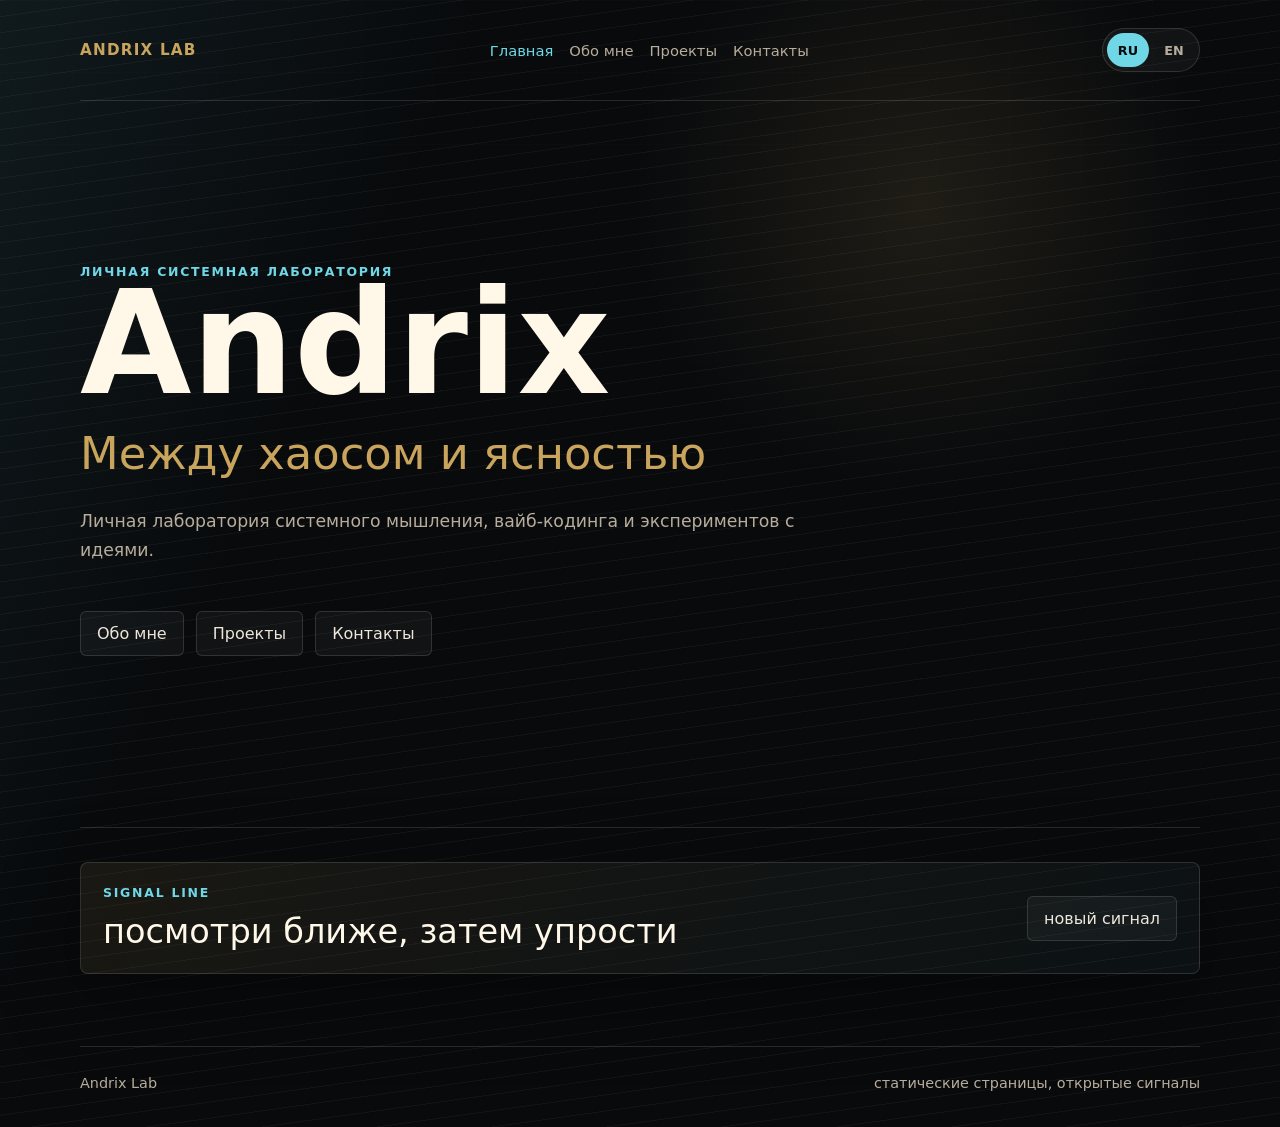
<file: index.html>
<!doctype html>
<html lang="ru" data-lang="ru">
  <head>
    <meta charset="utf-8">
    <meta name="viewport" content="width=device-width, initial-scale=1">
    <meta name="description" content="Andrix Lab: personal lab for systems thinking, vibe coding, and experiments with ideas.">
    <title>Andrix Lab - Home</title>
    <link rel="stylesheet" href="styles.css">
    <script src="script.js" defer></script>
  </head>
  <body>
    <header class="site-header">
      <a class="brand" href="index.html">Andrix Lab</a>
      <nav class="site-nav" aria-label="Main navigation">
        <a href="index.html" aria-current="page" data-i18n data-ru="Главная" data-en="Home">Главная</a>
        <a href="about.html" data-i18n data-ru="Обо мне" data-en="About">Обо мне</a>
        <a href="projects.html" data-i18n data-ru="Проекты" data-en="Projects">Проекты</a>
        <a href="contacts.html" data-i18n data-ru="Контакты" data-en="Contacts">Контакты</a>
      </nav>
      <div class="language-switch" aria-label="Language switch">
        <button class="language-button is-active" type="button" data-lang-button="ru">RU</button>
        <button class="language-button" type="button" data-lang-button="en">EN</button>
      </div>
    </header>

    <main>
      <section class="hero">
        <div class="eyebrow" data-i18n data-ru="личная системная лаборатория" data-en="personal systems laboratory">личная системная лаборатория</div>
        <h1>Andrix</h1>
        <p class="lead" data-i18n data-ru="Между хаосом и ясностью" data-en="Between chaos and clarity">Между хаосом и ясностью</p>
        <p class="intro-text" data-i18n data-ru="Личная лаборатория системного мышления, вайб-кодинга и экспериментов с идеями." data-en="A personal lab for systems thinking, vibe coding, and experiments with ideas.">Личная лаборатория системного мышления, вайб-кодинга и экспериментов с идеями.</p>
        <div class="hero-actions" aria-label="Main sections">
          <a class="button" href="about.html" data-i18n data-ru="Обо мне" data-en="About">Обо мне</a>
          <a class="button" href="projects.html" data-i18n data-ru="Проекты" data-en="Projects">Проекты</a>
          <a class="button" href="contacts.html" data-i18n data-ru="Контакты" data-en="Contacts">Контакты</a>
        </div>
      </section>

      <section class="signal-panel" aria-labelledby="signal-title">
        <div>
          <p class="section-kicker" id="signal-title">signal line</p>
          <p class="signal-line" id="signalLine">the signal is below the surface</p>
        </div>
        <button class="signal-button" id="signalButton" type="button" data-i18n data-ru="новый сигнал" data-en="new signal">новый сигнал</button>
      </section>
    </main>

    <footer class="site-footer">
      <span>Andrix Lab</span>
      <span data-i18n data-ru="статические страницы, открытые сигналы" data-en="static pages, open signals">статические страницы, открытые сигналы</span>
    </footer>
  </body>
</html>
</file>
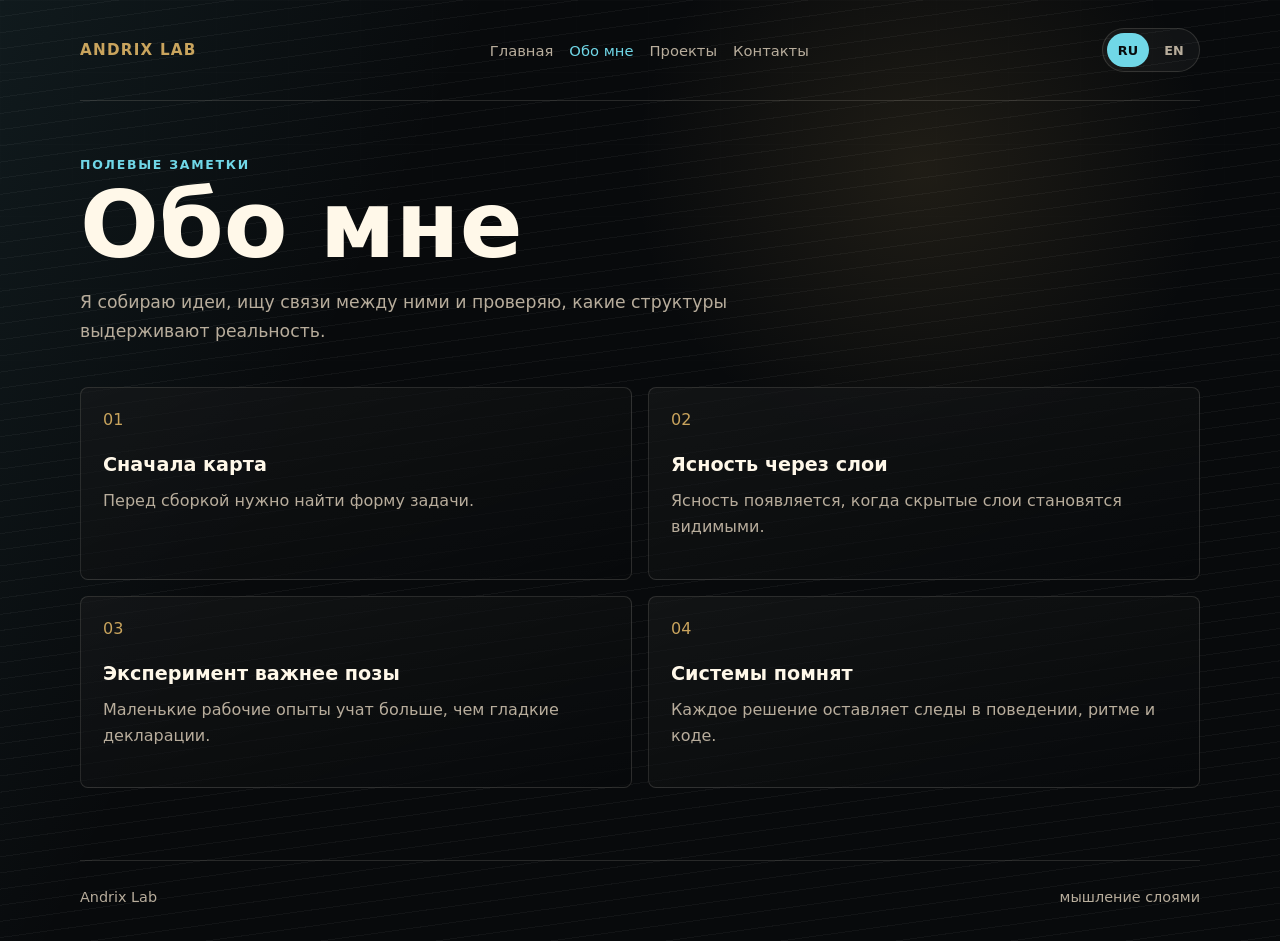
<file: about.html>
<!doctype html>
<html lang="ru" data-lang="ru">
  <head>
    <meta charset="utf-8">
    <meta name="viewport" content="width=device-width, initial-scale=1">
    <meta name="description" content="About Andrix Lab: a creative space for thinking, analysis, structures, and experiments.">
    <title>Andrix Lab - About</title>
    <link rel="stylesheet" href="styles.css">
  </head>
  <body>
    <header class="site-header">
      <a class="brand" href="index.html">Andrix Lab</a>
      <nav class="site-nav" aria-label="Main navigation">
        <a href="index.html" data-i18n data-ru="Главная" data-en="Home">Главная</a>
        <a href="about.html" aria-current="page" data-i18n data-ru="Обо мне" data-en="About">Обо мне</a>
        <a href="projects.html" data-i18n data-ru="Проекты" data-en="Projects">Проекты</a>
        <a href="contacts.html" data-i18n data-ru="Контакты" data-en="Contacts">Контакты</a>
      </nav>
      <div class="language-switch" aria-label="Language switch">
        <button class="language-button is-active" type="button" data-lang-button="ru">RU</button>
        <button class="language-button" type="button" data-lang-button="en">EN</button>
      </div>
    </header>

    <main class="page">
      <section class="page-heading">
        <p class="section-kicker" data-i18n data-ru="полевые заметки" data-en="field notes">полевые заметки</p>
        <h1 data-i18n data-ru="Обо мне" data-en="About">Обо мне</h1>
        <p class="intro-text" data-i18n data-ru="Я собираю идеи, ищу связи между ними и проверяю, какие структуры выдерживают реальность." data-en="I collect ideas, look for relations between them, and test which structures survive contact with reality.">Я собираю идеи, ищу связи между ними и проверяю, какие структуры выдерживают реальность.</p>
      </section>

      <section class="principles" aria-label="Principles">
        <article>
          <span>01</span>
          <h2 data-i18n data-ru="Сначала карта" data-en="Map first">Сначала карта</h2>
          <p data-i18n data-ru="Перед сборкой нужно найти форму задачи." data-en="Before building, find the shape of the problem.">Перед сборкой нужно найти форму задачи.</p>
        </article>
        <article>
          <span>02</span>
          <h2 data-i18n data-ru="Ясность через слои" data-en="Clarity through layers">Ясность через слои</h2>
          <p data-i18n data-ru="Ясность появляется, когда скрытые слои становятся видимыми." data-en="Clarity appears when the hidden layers become visible.">Ясность появляется, когда скрытые слои становятся видимыми.</p>
        </article>
        <article>
          <span>03</span>
          <h2 data-i18n data-ru="Эксперимент важнее позы" data-en="Experiment over posture">Эксперимент важнее позы</h2>
          <p data-i18n data-ru="Маленькие рабочие опыты учат больше, чем гладкие декларации." data-en="Small working experiments teach more than polished declarations.">Маленькие рабочие опыты учат больше, чем гладкие декларации.</p>
        </article>
        <article>
          <span>04</span>
          <h2 data-i18n data-ru="Системы помнят" data-en="Systems remember">Системы помнят</h2>
          <p data-i18n data-ru="Каждое решение оставляет следы в поведении, ритме и коде." data-en="Every decision leaves traces in behavior, rhythm, and code.">Каждое решение оставляет следы в поведении, ритме и коде.</p>
        </article>
      </section>
    </main>

    <footer class="site-footer">
      <span>Andrix Lab</span>
      <span data-i18n data-ru="мышление слоями" data-en="thinking in layers">мышление слоями</span>
    </footer>
    <script src="script.js" defer></script>
  </body>
</html>
</file>
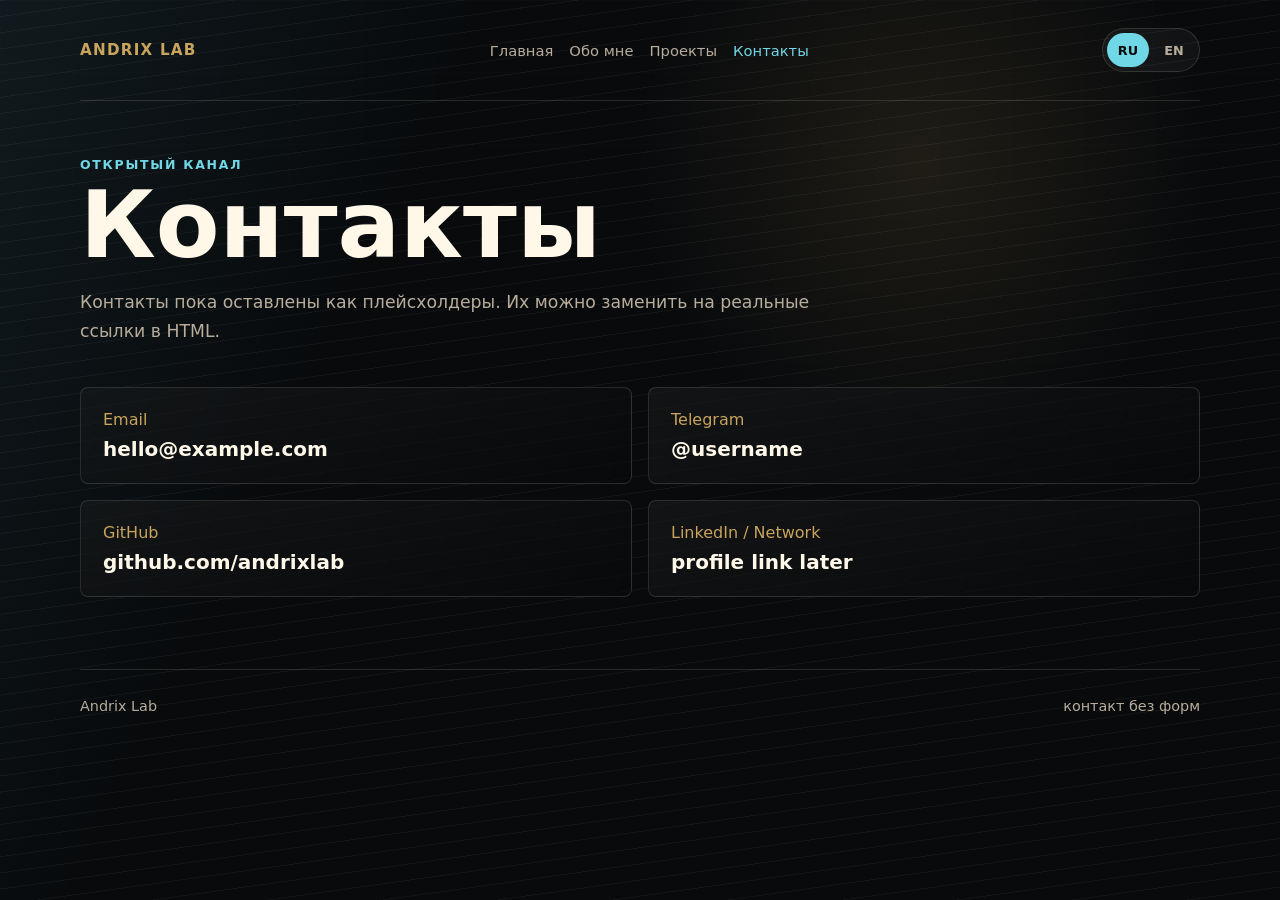
<file: contacts.html>
<!doctype html>
<html lang="ru" data-lang="ru">
  <head>
    <meta charset="utf-8">
    <meta name="viewport" content="width=device-width, initial-scale=1">
    <meta name="description" content="Contacts for Andrix Lab: email, Telegram, GitHub, and professional links.">
    <title>Andrix Lab - Contacts</title>
    <link rel="stylesheet" href="styles.css">
  </head>
  <body>
    <header class="site-header">
      <a class="brand" href="index.html">Andrix Lab</a>
      <nav class="site-nav" aria-label="Main navigation">
        <a href="index.html" data-i18n data-ru="Главная" data-en="Home">Главная</a>
        <a href="about.html" data-i18n data-ru="Обо мне" data-en="About">Обо мне</a>
        <a href="projects.html" data-i18n data-ru="Проекты" data-en="Projects">Проекты</a>
        <a href="contacts.html" aria-current="page" data-i18n data-ru="Контакты" data-en="Contacts">Контакты</a>
      </nav>
      <div class="language-switch" aria-label="Language switch">
        <button class="language-button is-active" type="button" data-lang-button="ru">RU</button>
        <button class="language-button" type="button" data-lang-button="en">EN</button>
      </div>
    </header>

    <main class="page">
      <section class="page-heading">
        <p class="section-kicker" data-i18n data-ru="открытый канал" data-en="open channel">открытый канал</p>
        <h1 data-i18n data-ru="Контакты" data-en="Contacts">Контакты</h1>
        <p class="intro-text" data-i18n data-ru="Контакты пока оставлены как плейсхолдеры. Их можно заменить на реальные ссылки в HTML." data-en="Contacts are placeholders for now. Replace them with real links directly in the HTML.">Контакты пока оставлены как плейсхолдеры. Их можно заменить на реальные ссылки в HTML.</p>
      </section>

      <section class="contact-list" aria-label="Contacts">
        <a href="mailto:hello@example.com">
          <span>Email</span>
          <strong>hello@example.com</strong>
        </a>
        <a href="https://t.me/username">
          <span>Telegram</span>
          <strong>@username</strong>
        </a>
        <a href="https://github.com/andrixlab">
          <span>GitHub</span>
          <strong>github.com/andrixlab</strong>
        </a>
        <a href="https://www.linkedin.com/">
          <span>LinkedIn / Network</span>
          <strong>profile link later</strong>
        </a>
      </section>
    </main>

    <footer class="site-footer">
      <span>Andrix Lab</span>
      <span data-i18n data-ru="контакт без форм" data-en="contact without forms">контакт без форм</span>
    </footer>
    <script src="script.js" defer></script>
  </body>
</html>
</file>
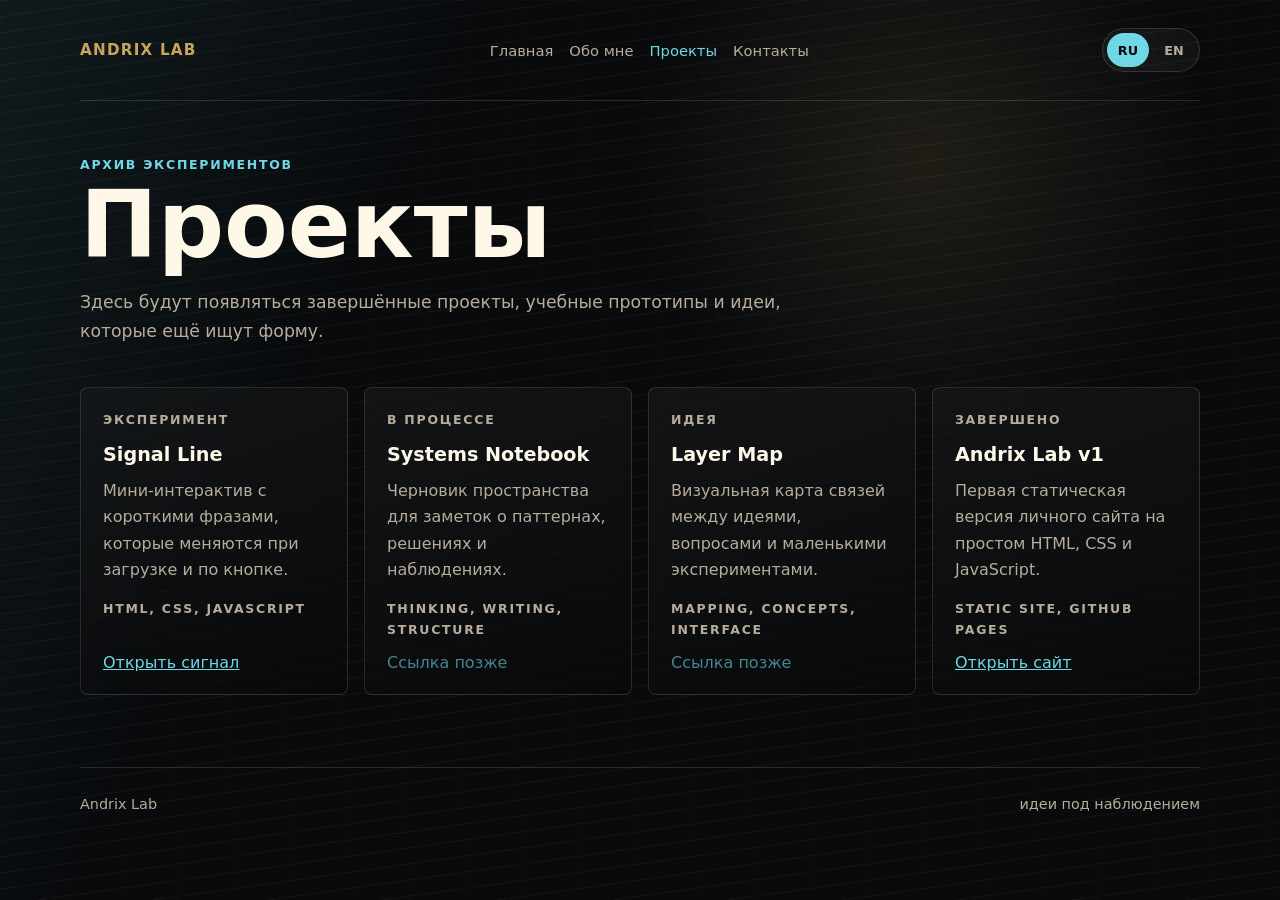
<file: projects.html>
<!doctype html>
<html lang="ru" data-lang="ru">
  <head>
    <meta charset="utf-8">
    <meta name="viewport" content="width=device-width, initial-scale=1">
    <meta name="description" content="Projects and experiments from Andrix Lab: finished works, learning prototypes, and ideas in progress.">
    <title>Andrix Lab - Projects</title>
    <link rel="stylesheet" href="styles.css">
  </head>
  <body>
    <header class="site-header">
      <a class="brand" href="index.html">Andrix Lab</a>
      <nav class="site-nav" aria-label="Main navigation">
        <a href="index.html" data-i18n data-ru="Главная" data-en="Home">Главная</a>
        <a href="about.html" data-i18n data-ru="Обо мне" data-en="About">Обо мне</a>
        <a href="projects.html" aria-current="page" data-i18n data-ru="Проекты" data-en="Projects">Проекты</a>
        <a href="contacts.html" data-i18n data-ru="Контакты" data-en="Contacts">Контакты</a>
      </nav>
      <div class="language-switch" aria-label="Language switch">
        <button class="language-button is-active" type="button" data-lang-button="ru">RU</button>
        <button class="language-button" type="button" data-lang-button="en">EN</button>
      </div>
    </header>

    <main class="page">
      <section class="page-heading">
        <p class="section-kicker" data-i18n data-ru="архив экспериментов" data-en="experiments archive">архив экспериментов</p>
        <h1 data-i18n data-ru="Проекты" data-en="Projects">Проекты</h1>
        <p class="intro-text" data-i18n data-ru="Здесь будут появляться завершённые проекты, учебные прототипы и идеи, которые ещё ищут форму." data-en="A place for completed work, learning prototypes, and ideas still searching for their form.">Здесь будут появляться завершённые проекты, учебные прототипы и идеи, которые ещё ищут форму.</p>
      </section>

      <section class="project-grid" aria-label="Project list">
        <article class="project-card">
          <p class="status" data-i18n data-ru="Эксперимент" data-en="Experiment">Эксперимент</p>
          <h2>Signal Line</h2>
          <p data-i18n data-ru="Мини-интерактив с короткими фразами, которые меняются при загрузке и по кнопке." data-en="A small interactive element with short phrases that change on load and by button.">Мини-интерактив с короткими фразами, которые меняются при загрузке и по кнопке.</p>
          <p class="tags">HTML, CSS, JavaScript</p>
          <a href="index.html#signal-title" data-i18n data-ru="Открыть сигнал" data-en="View signal">Открыть сигнал</a>
        </article>
        <article class="project-card">
          <p class="status" data-i18n data-ru="В процессе" data-en="In progress">В процессе</p>
          <h2>Systems Notebook</h2>
          <p data-i18n data-ru="Черновик пространства для заметок о паттернах, решениях и наблюдениях." data-en="A draft space for notes about patterns, decisions, and observations.">Черновик пространства для заметок о паттернах, решениях и наблюдениях.</p>
          <p class="tags">Thinking, writing, structure</p>
          <span class="muted-link" data-i18n data-ru="Ссылка позже" data-en="Link later">Ссылка позже</span>
        </article>
        <article class="project-card">
          <p class="status" data-i18n data-ru="Идея" data-en="Idea">Идея</p>
          <h2>Layer Map</h2>
          <p data-i18n data-ru="Визуальная карта связей между идеями, вопросами и маленькими экспериментами." data-en="A visual map of relations between ideas, questions, and small experiments.">Визуальная карта связей между идеями, вопросами и маленькими экспериментами.</p>
          <p class="tags">Mapping, concepts, interface</p>
          <span class="muted-link" data-i18n data-ru="Ссылка позже" data-en="Link later">Ссылка позже</span>
        </article>
        <article class="project-card">
          <p class="status" data-i18n data-ru="Завершено" data-en="Completed">Завершено</p>
          <h2>Andrix Lab v1</h2>
          <p data-i18n data-ru="Первая статическая версия личного сайта на простом HTML, CSS и JavaScript." data-en="The first static version of a personal site built with plain HTML, CSS, and JavaScript.">Первая статическая версия личного сайта на простом HTML, CSS и JavaScript.</p>
          <p class="tags">Static site, GitHub Pages</p>
          <a href="index.html" data-i18n data-ru="Открыть сайт" data-en="Open site">Открыть сайт</a>
        </article>
      </section>
    </main>

    <footer class="site-footer">
      <span>Andrix Lab</span>
      <span data-i18n data-ru="идеи под наблюдением" data-en="ideas under inspection">идеи под наблюдением</span>
    </footer>
    <script src="script.js" defer></script>
  </body>
</html>
</file>
<file: styles.css>
:root {
  color-scheme: dark;
  --bg: #080a0c;
  --panel: #11161a;
  --panel-soft: #15100d;
  --text: #ede7db;
  --muted: #b8ad9c;
  --gold: #c9a45d;
  --cyan: #70d7e7;
  --line: rgba(237, 231, 219, 0.14);
  --shadow: rgba(0, 0, 0, 0.35);
  --max: 1120px;
}

* {
  box-sizing: border-box;
}

html {
  min-height: 100%;
}

body {
  min-height: 100%;
  margin: 0;
  font-family: Inter, ui-sans-serif, system-ui, -apple-system, BlinkMacSystemFont, "Segoe UI", sans-serif;
  color: var(--text);
  background:
    linear-gradient(115deg, rgba(112, 215, 231, 0.08), transparent 28rem),
    radial-gradient(circle at 72% 18%, rgba(201, 164, 93, 0.12), transparent 18rem),
    repeating-linear-gradient(172deg, rgba(255, 255, 255, 0.04) 0 1px, transparent 1px 16px),
    var(--bg);
}

body::before {
  position: fixed;
  inset: 0;
  z-index: -1;
  content: "";
  pointer-events: none;
  opacity: 0.45;
  background-image:
    linear-gradient(rgba(255, 255, 255, 0.035) 1px, transparent 1px),
    linear-gradient(90deg, rgba(255, 255, 255, 0.025) 1px, transparent 1px);
  background-size: 72px 72px, 72px 72px;
  mask-image: linear-gradient(to bottom, black, transparent 82%);
}

a {
  color: inherit;
}

.site-header,
.site-footer,
main {
  width: min(var(--max), calc(100% - 32px));
  margin-inline: auto;
}

.site-header {
  display: flex;
  align-items: center;
  justify-content: space-between;
  gap: 20px;
  padding: 28px 0;
}

.brand {
  color: var(--gold);
  font-size: 0.95rem;
  font-weight: 800;
  letter-spacing: 0.08em;
  text-decoration: none;
  text-transform: uppercase;
  white-space: nowrap;
}

.site-nav {
  display: flex;
  flex-wrap: wrap;
  justify-content: flex-end;
  gap: 8px 16px;
  font-size: 0.92rem;
}

.site-nav a {
  color: var(--muted);
  text-decoration: none;
}

.site-nav a:hover,
.site-nav a[aria-current="page"] {
  color: var(--cyan);
}

.language-switch {
  display: inline-flex;
  gap: 4px;
  padding: 4px;
  border: 1px solid var(--line);
  border-radius: 999px;
  background: rgba(255, 255, 255, 0.04);
}

.language-button {
  min-width: 42px;
  min-height: 34px;
  border: 0;
  border-radius: 999px;
  color: var(--muted);
  background: transparent;
  font: inherit;
  font-size: 0.8rem;
  font-weight: 800;
  cursor: pointer;
}

.language-button:hover,
.language-button.is-active {
  color: var(--bg);
  background: var(--cyan);
}

.hero {
  display: grid;
  align-content: center;
  min-height: calc(100vh - 172px);
  padding: 72px 0 80px;
  border-top: 1px solid var(--line);
  border-bottom: 1px solid var(--line);
}

.eyebrow,
.section-kicker,
.status,
.tags {
  color: var(--cyan);
  font-size: 0.78rem;
  font-weight: 800;
  letter-spacing: 0.14em;
  text-transform: uppercase;
}

h1,
h2,
p {
  margin-top: 0;
}

h1 {
  max-width: 11ch;
  margin-bottom: 20px;
  color: #fff8e9;
  font-size: clamp(4rem, 16vw, 9rem);
  line-height: 0.9;
}

h2 {
  margin-bottom: 12px;
  color: #fff8e9;
  font-size: 1.2rem;
}

.lead {
  max-width: 780px;
  margin-bottom: 28px;
  color: var(--gold);
  font-size: clamp(1.4rem, 4vw, 2.8rem);
  line-height: 1.12;
}

.lead span {
  color: var(--text);
}

.intro-text {
  display: grid;
  gap: 10px;
  max-width: 760px;
  color: var(--muted);
  font-size: 1.08rem;
  line-height: 1.7;
}

.hero-actions {
  display: flex;
  flex-wrap: wrap;
  gap: 12px;
  margin-top: 28px;
}

.button,
.signal-button {
  min-height: 44px;
  padding: 12px 16px;
  border: 1px solid var(--line);
  border-radius: 6px;
  color: var(--text);
  background: rgba(255, 255, 255, 0.04);
  font: inherit;
  text-decoration: none;
  cursor: pointer;
}

.button:hover,
.signal-button:hover {
  border-color: rgba(112, 215, 231, 0.72);
  color: var(--cyan);
}

.signal-panel {
  display: flex;
  align-items: center;
  justify-content: space-between;
  gap: 24px;
  margin: 34px 0 72px;
  padding: 22px;
  border: 1px solid var(--line);
  border-radius: 8px;
  background: linear-gradient(135deg, rgba(201, 164, 93, 0.09), rgba(112, 215, 231, 0.04));
  box-shadow: 0 24px 80px var(--shadow);
}

.signal-line {
  margin: 0;
  color: #fff8e9;
  font-size: clamp(1.25rem, 4vw, 2.1rem);
}

.page {
  padding: 56px 0 72px;
  border-top: 1px solid var(--line);
}

.page-heading {
  margin-bottom: 40px;
}

.page h1 {
  max-width: 100%;
  font-size: clamp(2.7rem, 9vw, 5.8rem);
}

.principles,
.project-grid,
.contact-list {
  display: grid;
  gap: 16px;
}

.principles {
  grid-template-columns: repeat(2, minmax(0, 1fr));
}

.principles article,
.project-card,
.contact-list a {
  min-width: 0;
  padding: 22px;
  border: 1px solid var(--line);
  border-radius: 8px;
  background:
    linear-gradient(160deg, rgba(255, 255, 255, 0.045), transparent),
    rgba(8, 10, 12, 0.58);
}

.principles span {
  display: inline-block;
  margin-bottom: 24px;
  color: var(--gold);
}

.principles p,
.project-card p {
  color: var(--muted);
  line-height: 1.65;
}

.project-grid {
  grid-template-columns: repeat(4, minmax(0, 1fr));
}

.project-card {
  display: flex;
  flex-direction: column;
}

.project-card a,
.muted-link {
  margin-top: auto;
  color: var(--cyan);
}

.muted-link {
  opacity: 0.6;
}

.contact-list {
  grid-template-columns: repeat(2, minmax(0, 1fr));
}

.contact-list a {
  display: grid;
  gap: 8px;
  text-decoration: none;
}

.contact-list span {
  color: var(--gold);
}

.contact-list strong {
  overflow-wrap: anywhere;
  color: #fff8e9;
  font-size: 1.25rem;
}

.site-footer {
  display: flex;
  flex-wrap: wrap;
  justify-content: space-between;
  gap: 12px;
  padding: 28px 0 36px;
  border-top: 1px solid var(--line);
  color: var(--muted);
  font-size: 0.9rem;
}

@media (max-width: 900px) {
  .site-header {
    align-items: flex-start;
    flex-direction: column;
  }

  .site-nav {
    justify-content: flex-start;
  }

  .hero {
    min-height: auto;
  }

  .project-grid {
    grid-template-columns: repeat(2, minmax(0, 1fr));
  }
}

@media (max-width: 640px) {
  .site-header,
  .site-footer,
  main {
    width: min(100% - 24px, var(--max));
  }

  .hero {
    padding: 44px 0 52px;
  }

  .signal-panel {
    align-items: stretch;
    flex-direction: column;
  }

  .principles,
  .project-grid,
  .contact-list {
    grid-template-columns: 1fr;
  }
}
</file>
